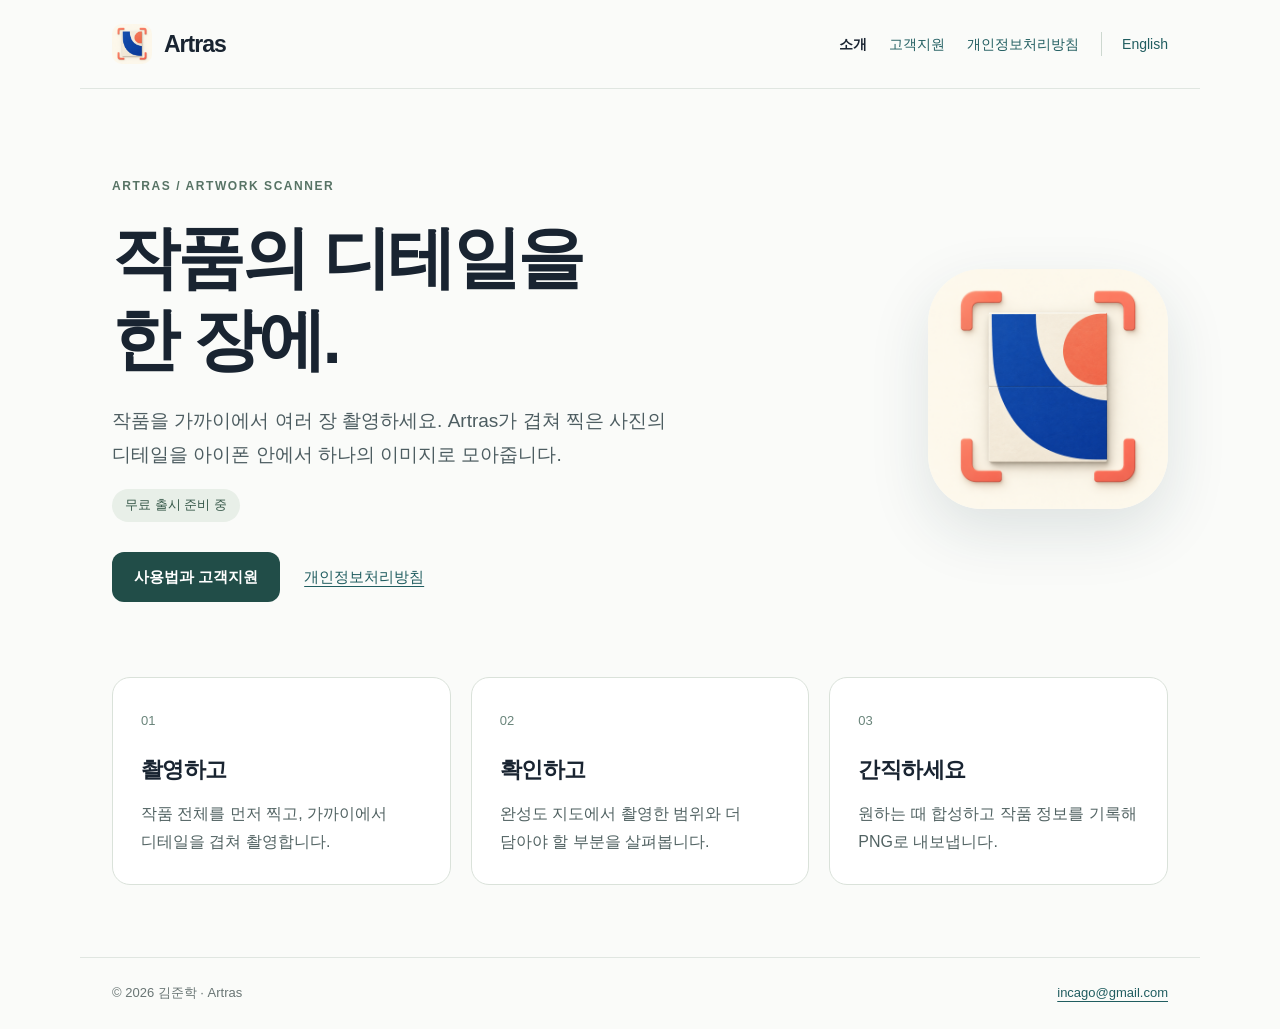
<file: index.html>
<!doctype html>
<html lang="ko"><head><meta charset="utf-8"><meta name="viewport" content="width=device-width,initial-scale=1"><meta name="color-scheme" content="light"><title>작품의 디테일을 한 장에 · Artras</title><meta name="description" content="Artras 작품 스캔 앱 소개, 고객지원 및 개인정보처리방침."><link rel="canonical" href="https://incago.github.io/artras-site/"><link rel="icon" href="./assets/artras.png"><link rel="stylesheet" href="./assets/site.css"></head>
<body><a class="skip" href="#main">본문 바로가기</a><header><a class="brand" href="./"><img src="./assets/artras.png" width="40" height="40" alt="">Artras</a><nav aria-label="주 메뉴"><a href="./" aria-current="page">소개</a><a href="./support/">고객지원</a><a href="./privacy/">개인정보처리방침</a><a class="language" href="./en/" lang="en">English</a></nav></header><main id="main"><section class="hero"><div><p class="eyebrow">ARTRAS / ARTWORK SCANNER</p><h1>작품의 디테일을<br>한 장에.</h1><p class="intro">작품을 가까이에서 여러 장 촬영하세요. Artras가 겹쳐 찍은 사진의 디테일을 아이폰 안에서 하나의 이미지로 모아줍니다.</p><p class="badge">무료 출시 준비 중</p><div class="actions"><a class="button" href="support/">사용법과 고객지원</a><a href="privacy/">개인정보처리방침</a></div></div><img class="hero-icon" src="./assets/artras.png" width="240" height="240" alt="Artras"></section><section class="cards"><article><span>01</span><h2>촬영하고</h2><p>작품 전체를 먼저 찍고, 가까이에서 디테일을 겹쳐 촬영합니다.</p></article><article><span>02</span><h2>확인하고</h2><p>완성도 지도에서 촬영한 범위와 더 담아야 할 부분을 살펴봅니다.</p></article><article><span>03</span><h2>간직하세요</h2><p>원하는 때 합성하고 작품 정보를 기록해 PNG로 내보냅니다.</p></article></section></main><footer><span>© 2026 김준학 · Artras</span><a href="mailto:incago@gmail.com">incago@gmail.com</a></footer></body></html>
</file>
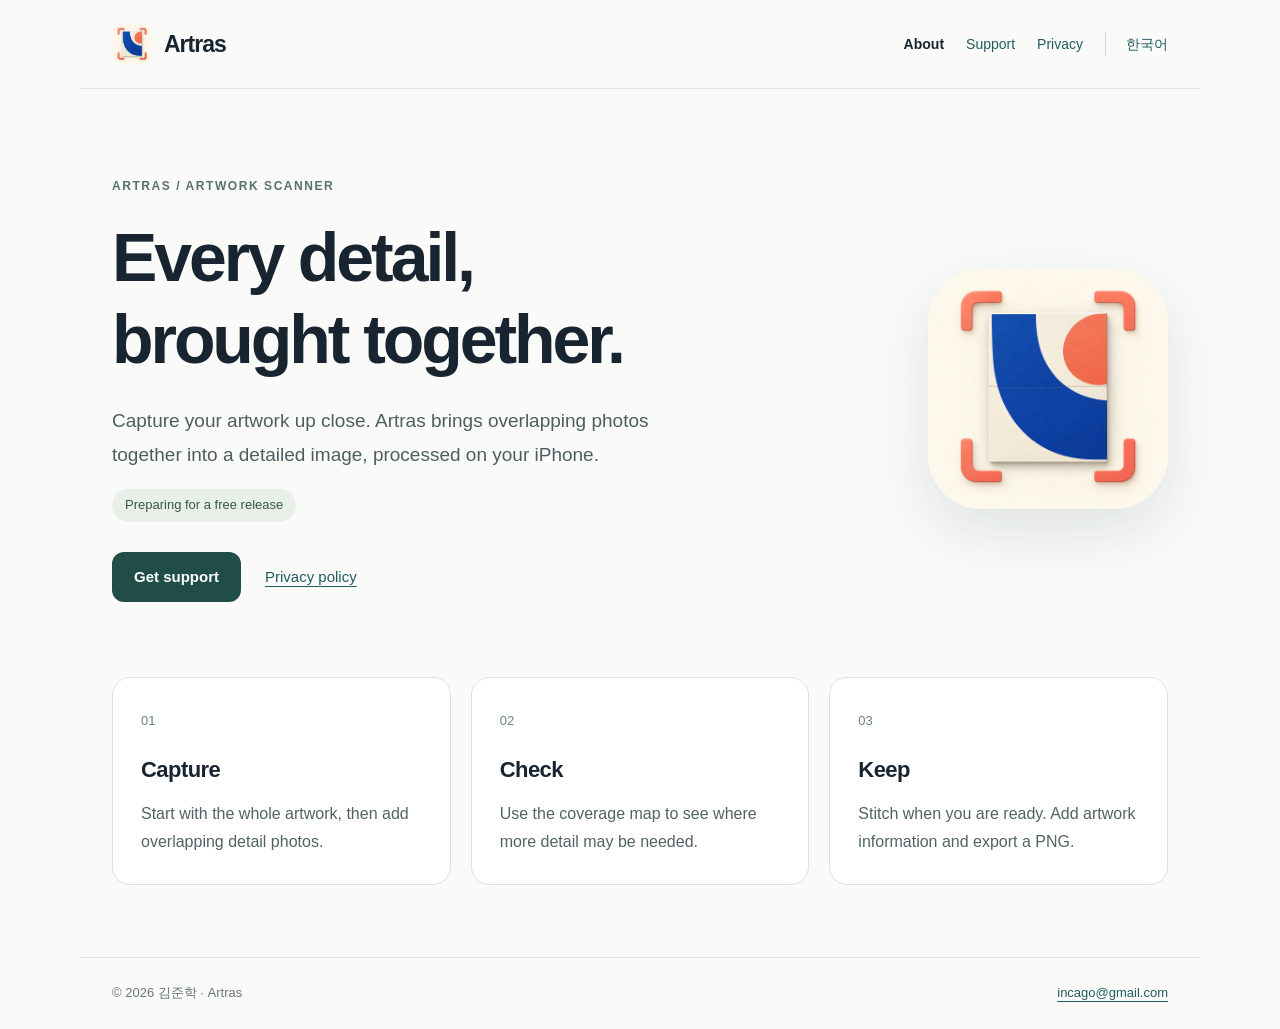
<file: en/index.html>
<!doctype html>
<html lang="en"><head><meta charset="utf-8"><meta name="viewport" content="width=device-width,initial-scale=1"><meta name="color-scheme" content="light"><title>Every detail, brought together · Artras</title><meta name="description" content="Artras: artwork scanning, support and privacy information."><link rel="canonical" href="https://incago.github.io/artras-site/en/"><link rel="icon" href="../assets/artras.png"><link rel="stylesheet" href="../assets/site.css"></head>
<body><a class="skip" href="#main">Skip to content</a><header><a class="brand" href="../en/"><img src="../assets/artras.png" width="40" height="40" alt="">Artras</a><nav aria-label="Main navigation"><a href="../en/" aria-current="page">About</a><a href="../en/support/">Support</a><a href="../en/privacy/">Privacy</a><a class="language" href="../" lang="ko">한국어</a></nav></header><main id="main"><section class="hero"><div><p class="eyebrow">ARTRAS / ARTWORK SCANNER</p><h1>Every detail,<br>brought together.</h1><p class="intro">Capture your artwork up close. Artras brings overlapping photos together into a detailed image, processed on your iPhone.</p><p class="badge">Preparing for a free release</p><div class="actions"><a class="button" href="support/">Get support</a><a href="privacy/">Privacy policy</a></div></div><img class="hero-icon" src="../assets/artras.png" width="240" height="240" alt="Artras"></section><section class="cards"><article><span>01</span><h2>Capture</h2><p>Start with the whole artwork, then add overlapping detail photos.</p></article><article><span>02</span><h2>Check</h2><p>Use the coverage map to see where more detail may be needed.</p></article><article><span>03</span><h2>Keep</h2><p>Stitch when you are ready. Add artwork information and export a PNG.</p></article></section></main><footer><span>© 2026 김준학 · Artras</span><a href="mailto:incago@gmail.com">incago@gmail.com</a></footer></body></html>
</file>
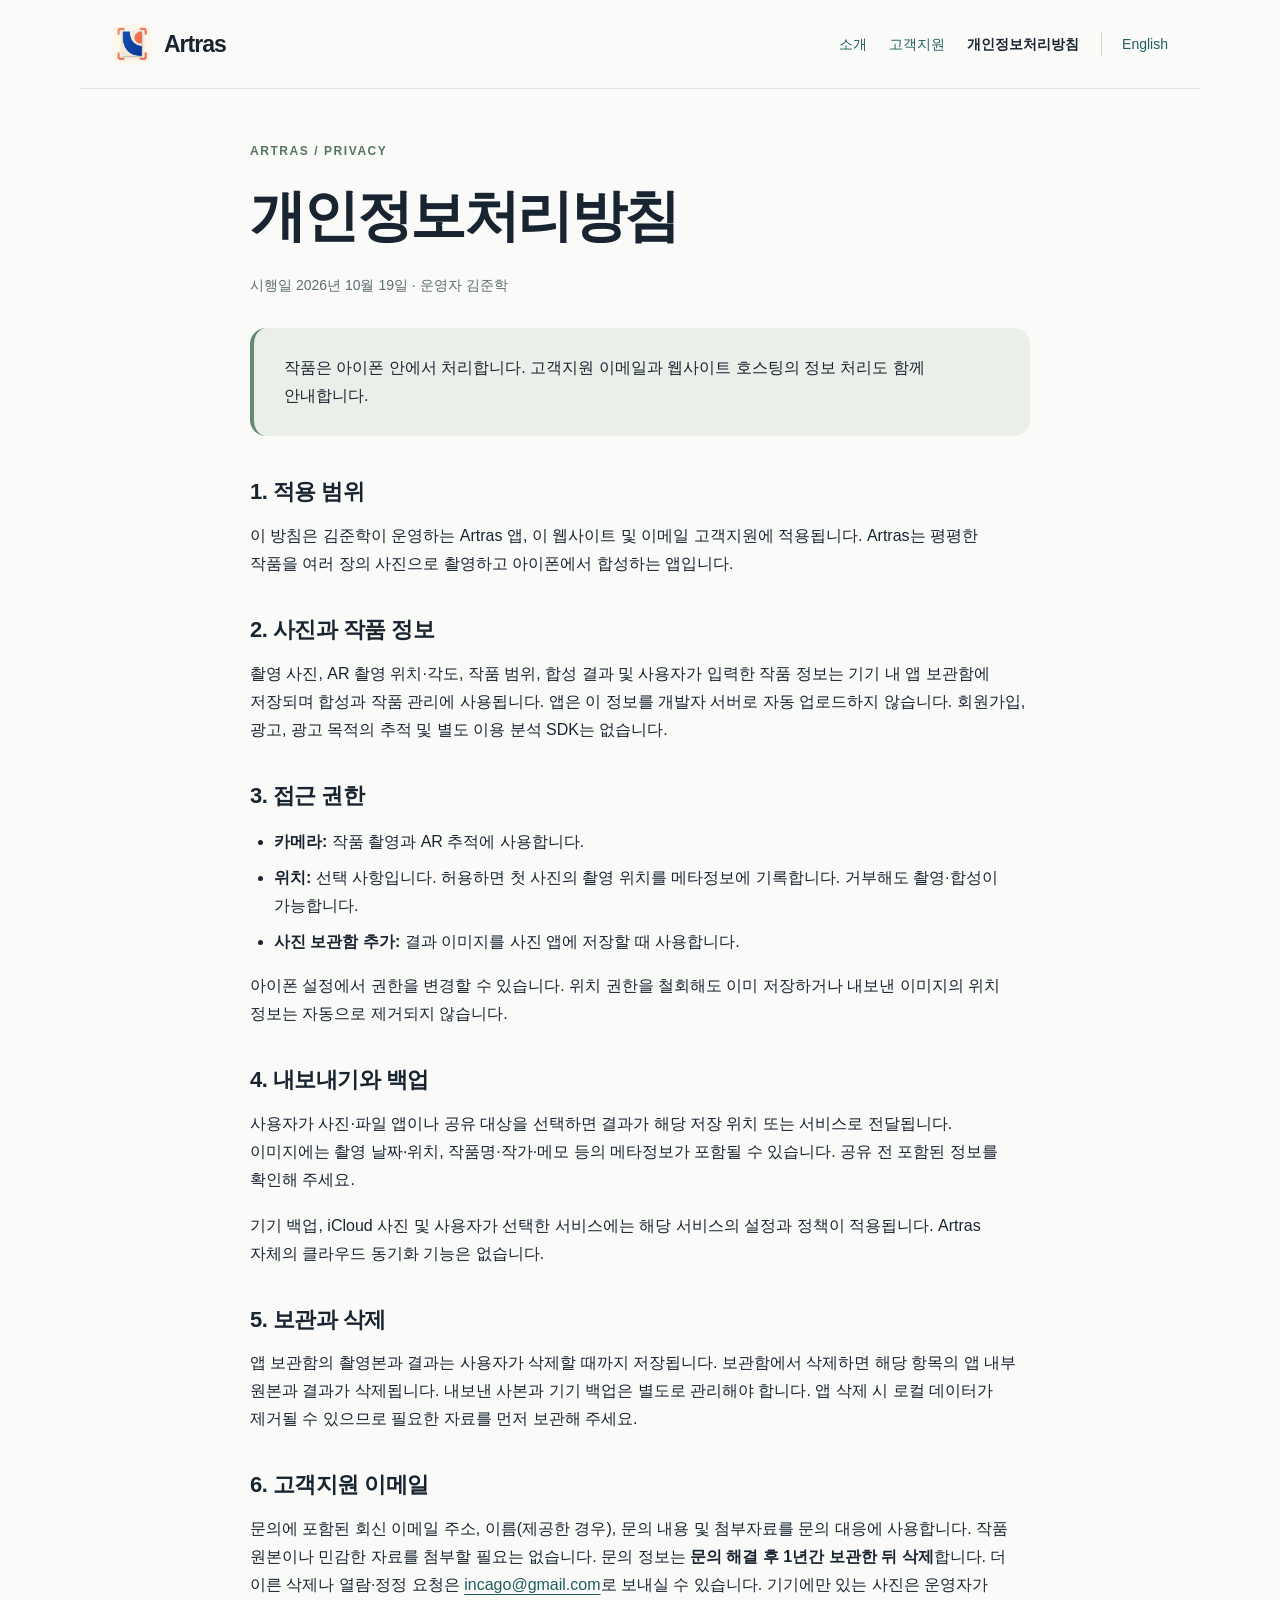
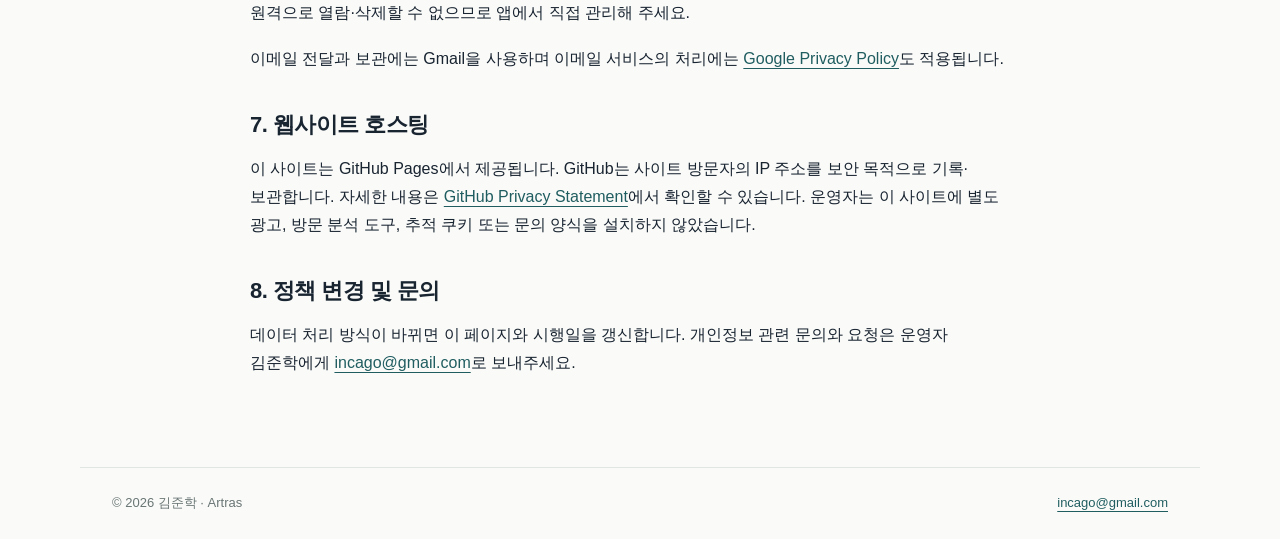
<file: privacy/index.html>
<!doctype html>
<html lang="ko"><head><meta charset="utf-8"><meta name="viewport" content="width=device-width,initial-scale=1"><meta name="color-scheme" content="light"><title>개인정보처리방침 · Artras</title><meta name="description" content="Artras 작품 스캔 앱 소개, 고객지원 및 개인정보처리방침."><link rel="canonical" href="https://incago.github.io/artras-site/privacy/"><link rel="icon" href="../assets/artras.png"><link rel="stylesheet" href="../assets/site.css"></head>
<body><a class="skip" href="#main">본문 바로가기</a><header><a class="brand" href="../"><img src="../assets/artras.png" width="40" height="40" alt="">Artras</a><nav aria-label="주 메뉴"><a href="../">소개</a><a href="../support/">고객지원</a><a href="../privacy/" aria-current="page">개인정보처리방침</a><a class="language" href="../en/privacy/" lang="en">English</a></nav></header><main id="main"><article class="document"><p class="eyebrow">ARTRAS / PRIVACY</p><h1>개인정보처리방침</h1><p class="meta">시행일 2026년 10월 19일 · 운영자 김준학</p><div class="summary">작품은 아이폰 안에서 처리합니다. 고객지원 이메일과 웹사이트 호스팅의 정보 처리도 함께 안내합니다.</div><section><h2>1. 적용 범위</h2><p>이 방침은 김준학이 운영하는 Artras 앱, 이 웹사이트 및 이메일 고객지원에 적용됩니다. Artras는 평평한 작품을 여러 장의 사진으로 촬영하고 아이폰에서 합성하는 앱입니다.</p></section><section><h2>2. 사진과 작품 정보</h2><p>촬영 사진, AR 촬영 위치·각도, 작품 범위, 합성 결과 및 사용자가 입력한 작품 정보는 기기 내 앱 보관함에 저장되며 합성과 작품 관리에 사용됩니다. 앱은 이 정보를 개발자 서버로 자동 업로드하지 않습니다. 회원가입, 광고, 광고 목적의 추적 및 별도 이용 분석 SDK는 없습니다.</p></section><section><h2>3. 접근 권한</h2><ul><li><strong>카메라:</strong> 작품 촬영과 AR 추적에 사용합니다.</li><li><strong>위치:</strong> 선택 사항입니다. 허용하면 첫 사진의 촬영 위치를 메타정보에 기록합니다. 거부해도 촬영·합성이 가능합니다.</li><li><strong>사진 보관함 추가:</strong> 결과 이미지를 사진 앱에 저장할 때 사용합니다.</li></ul><p>아이폰 설정에서 권한을 변경할 수 있습니다. 위치 권한을 철회해도 이미 저장하거나 내보낸 이미지의 위치 정보는 자동으로 제거되지 않습니다.</p></section><section><h2>4. 내보내기와 백업</h2><p>사용자가 사진·파일 앱이나 공유 대상을 선택하면 결과가 해당 저장 위치 또는 서비스로 전달됩니다. 이미지에는 촬영 날짜·위치, 작품명·작가·메모 등의 메타정보가 포함될 수 있습니다. 공유 전 포함된 정보를 확인해 주세요.</p><p>기기 백업, iCloud 사진 및 사용자가 선택한 서비스에는 해당 서비스의 설정과 정책이 적용됩니다. Artras 자체의 클라우드 동기화 기능은 없습니다.</p></section><section><h2>5. 보관과 삭제</h2><p>앱 보관함의 촬영본과 결과는 사용자가 삭제할 때까지 저장됩니다. 보관함에서 삭제하면 해당 항목의 앱 내부 원본과 결과가 삭제됩니다. 내보낸 사본과 기기 백업은 별도로 관리해야 합니다. 앱 삭제 시 로컬 데이터가 제거될 수 있으므로 필요한 자료를 먼저 보관해 주세요.</p></section><section><h2>6. 고객지원 이메일</h2><p>문의에 포함된 회신 이메일 주소, 이름(제공한 경우), 문의 내용 및 첨부자료를 문의 대응에 사용합니다. 작품 원본이나 민감한 자료를 첨부할 필요는 없습니다. 문의 정보는 <strong>문의 해결 후 1년간 보관한 뒤 삭제</strong>합니다. 더 이른 삭제나 열람·정정 요청은 <a href="mailto:incago@gmail.com">incago@gmail.com</a>로 보내실 수 있습니다. 기기에만 있는 사진은 운영자가 원격으로 열람·삭제할 수 없으므로 앱에서 직접 관리해 주세요.</p><p>이메일 전달과 보관에는 Gmail을 사용하며 이메일 서비스의 처리에는 <a href="https://policies.google.com/privacy">Google Privacy Policy</a>도 적용됩니다.</p></section><section><h2>7. 웹사이트 호스팅</h2><p>이 사이트는 GitHub Pages에서 제공됩니다. GitHub는 사이트 방문자의 IP 주소를 보안 목적으로 기록·보관합니다. 자세한 내용은 <a href="https://docs.github.com/en/site-policy/privacy-policies/github-general-privacy-statement">GitHub Privacy Statement</a>에서 확인할 수 있습니다. 운영자는 이 사이트에 별도 광고, 방문 분석 도구, 추적 쿠키 또는 문의 양식을 설치하지 않았습니다.</p></section><section><h2>8. 정책 변경 및 문의</h2><p>데이터 처리 방식이 바뀌면 이 페이지와 시행일을 갱신합니다. 개인정보 관련 문의와 요청은 운영자 김준학에게 <a href="mailto:incago@gmail.com">incago@gmail.com</a>로 보내주세요.</p></section></article></main><footer><span>© 2026 김준학 · Artras</span><a href="mailto:incago@gmail.com">incago@gmail.com</a></footer></body></html>
</file>
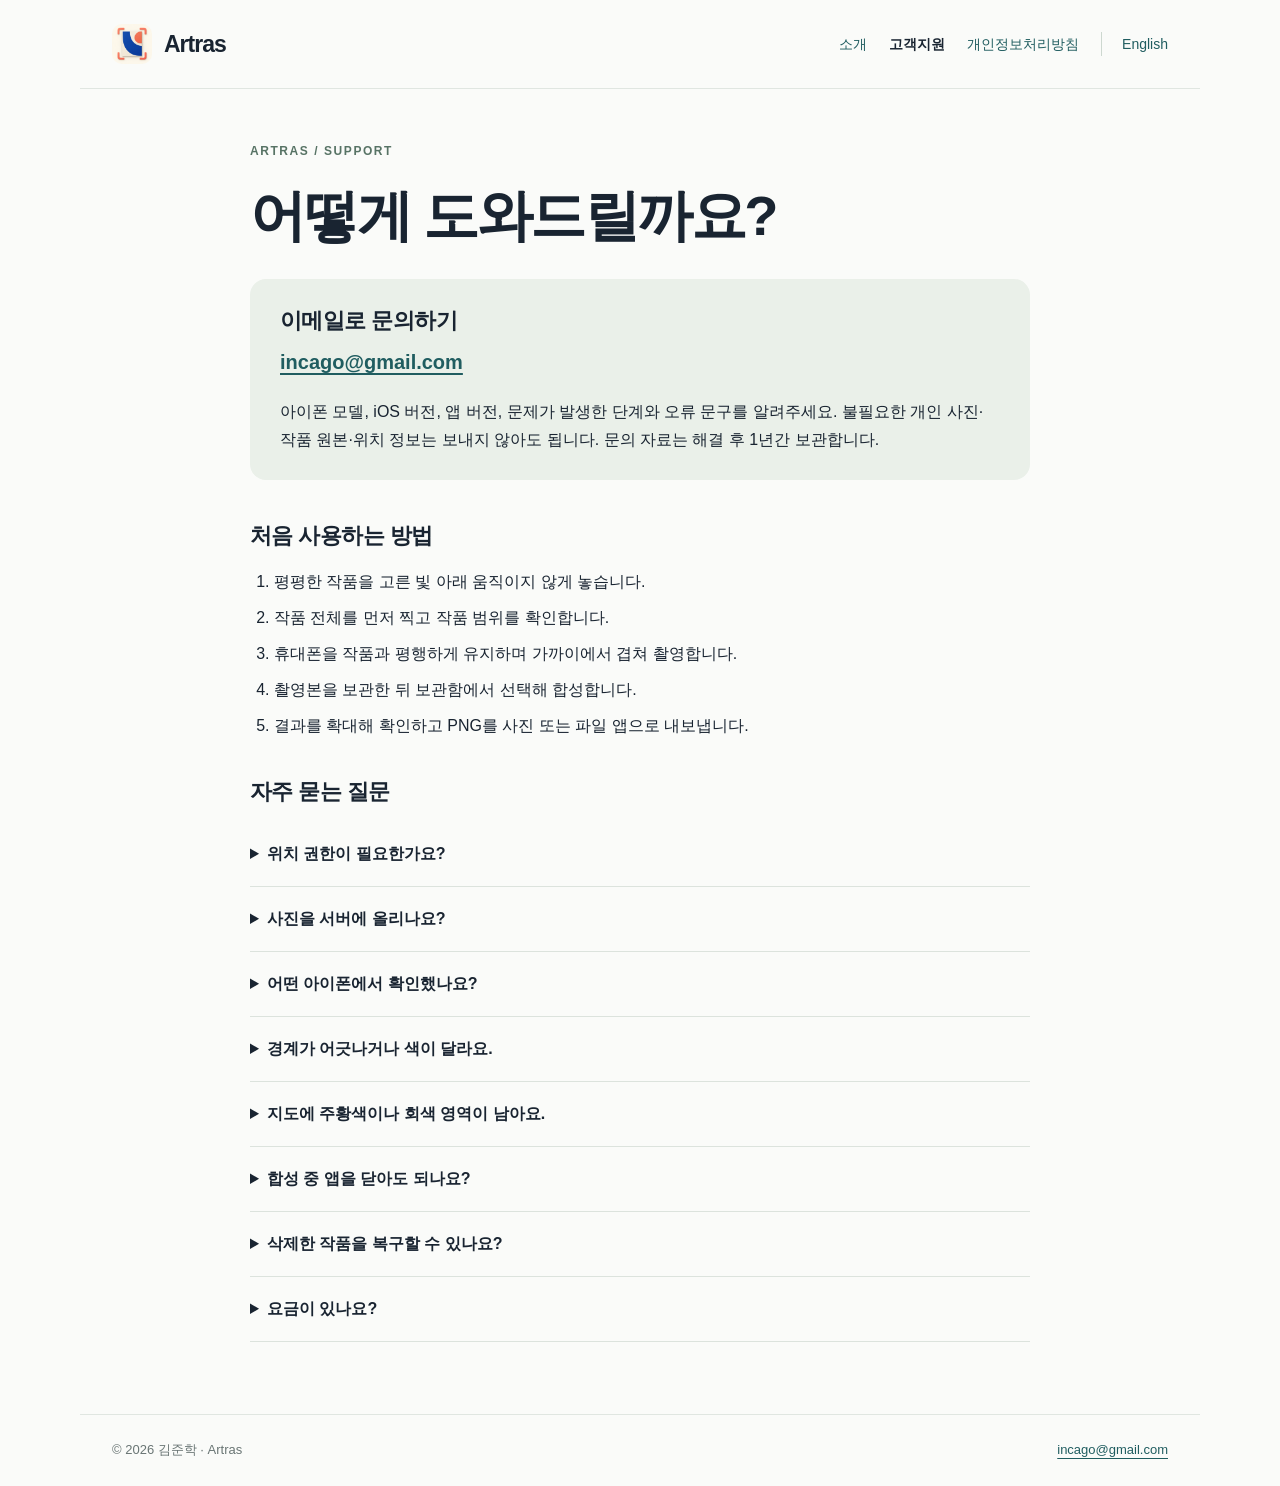
<file: support/index.html>
<!doctype html>
<html lang="ko"><head><meta charset="utf-8"><meta name="viewport" content="width=device-width,initial-scale=1"><meta name="color-scheme" content="light"><title>고객지원 · Artras</title><meta name="description" content="Artras 작품 스캔 앱 소개, 고객지원 및 개인정보처리방침."><link rel="canonical" href="https://incago.github.io/artras-site/support/"><link rel="icon" href="../assets/artras.png"><link rel="stylesheet" href="../assets/site.css"></head>
<body><a class="skip" href="#main">본문 바로가기</a><header><a class="brand" href="../"><img src="../assets/artras.png" width="40" height="40" alt="">Artras</a><nav aria-label="주 메뉴"><a href="../">소개</a><a href="../support/" aria-current="page">고객지원</a><a href="../privacy/">개인정보처리방침</a><a class="language" href="../en/support/" lang="en">English</a></nav></header><main id="main"><article class="document"><p class="eyebrow">ARTRAS / SUPPORT</p><h1>어떻게 도와드릴까요?</h1><div class="contact"><h2>이메일로 문의하기</h2><p><a href="mailto:incago@gmail.com">incago@gmail.com</a></p><p>아이폰 모델, iOS 버전, 앱 버전, 문제가 발생한 단계와 오류 문구를 알려주세요. 불필요한 개인 사진·작품 원본·위치 정보는 보내지 않아도 됩니다. 문의 자료는 해결 후 1년간 보관합니다.</p></div><section><h2>처음 사용하는 방법</h2><ol><li>평평한 작품을 고른 빛 아래 움직이지 않게 놓습니다.</li><li>작품 전체를 먼저 찍고 작품 범위를 확인합니다.</li><li>휴대폰을 작품과 평행하게 유지하며 가까이에서 겹쳐 촬영합니다.</li><li>촬영본을 보관한 뒤 보관함에서 선택해 합성합니다.</li><li>결과를 확대해 확인하고 PNG를 사진 또는 파일 앱으로 내보냅니다.</li></ol></section><section><h2>자주 묻는 질문</h2><details><summary>위치 권한이 필요한가요?</summary><p>선택 사항입니다. 허용하지 않아도 촬영과 합성을 할 수 있습니다. 허용한 촬영의 위치는 내보낸 이미지에도 포함될 수 있습니다.</p></details><details><summary>사진을 서버에 올리나요?</summary><p>합성은 아이폰에서 처리하며 개발자 서버로 자동 업로드하지 않습니다. 사진 앱 저장, 공유, 기기 백업에는 사용자가 선택한 서비스 설정이 적용됩니다.</p></details><details><summary>어떤 아이폰에서 확인했나요?</summary><p>현재 실기기 검증 기준은 iPhone 16 Plus입니다. 다른 모델은 출시 시점의 지원 안내와 App Store 호환 정보를 확인해 주세요.</p></details><details><summary>경계가 어긋나거나 색이 달라요.</summary><p>평평하고 움직이지 않는 작품을 고른 빛에서 촬영해 주세요. 반사, 그림자, 반복 무늬와 굴곡은 결과에 영향을 줍니다. 일부가 겹치도록 촬영하고 합성 결과를 확대해 확인하세요.</p></details><details><summary>지도에 주황색이나 회색 영역이 남아요.</summary><p>주황색은 디테일을 추가 확인해야 하는 영역을 나타낼 수 있습니다. 회색은 촬영됐지만 선명도를 확신하기 어려운 영역입니다. 빛, 흔들림, 거리와 겹침을 확인해 주세요.</p></details><details><summary>합성 중 앱을 닫아도 되나요?</summary><p>합성 중에는 앱을 열어 두세요. 중단되면 보관함에서 다시 합성할 수 있습니다. 중단 지점부터 이어서 합성하는 기능은 지원하지 않습니다.</p></details><details><summary>삭제한 작품을 복구할 수 있나요?</summary><p>앱 보관함에서 삭제한 항목은 내부 원본도 함께 삭제되며 되돌리기 기능이 없습니다. 내보낸 결과 이미지는 원본·AR 정보 전체를 담은 프로젝트 백업과 다릅니다.</p></details><details><summary>요금이 있나요?</summary><p>현재 광고·인앱결제·구독 없이 무료 출시를 준비하고 있습니다. 아직 App Store 다운로드 링크는 제공하지 않습니다.</p></details></section></article></main><footer><span>© 2026 김준학 · Artras</span><a href="mailto:incago@gmail.com">incago@gmail.com</a></footer></body></html>
</file>
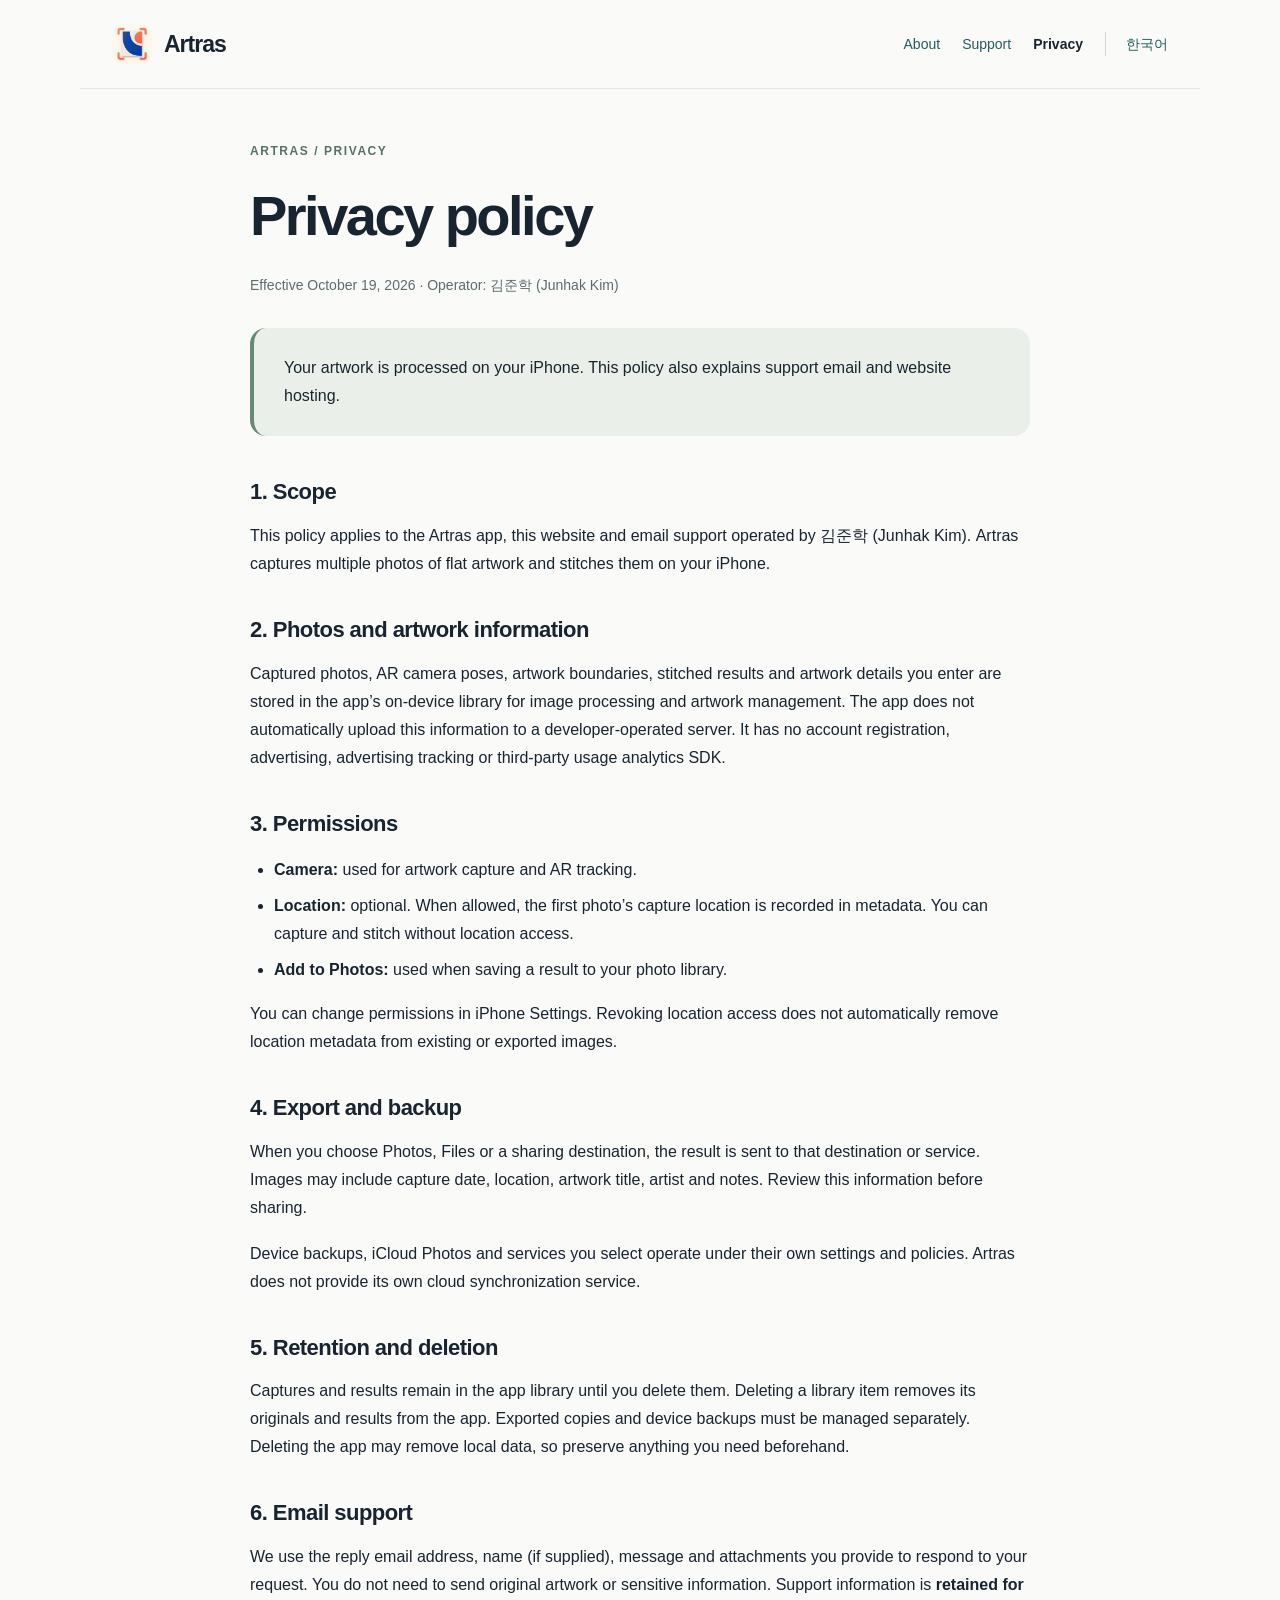
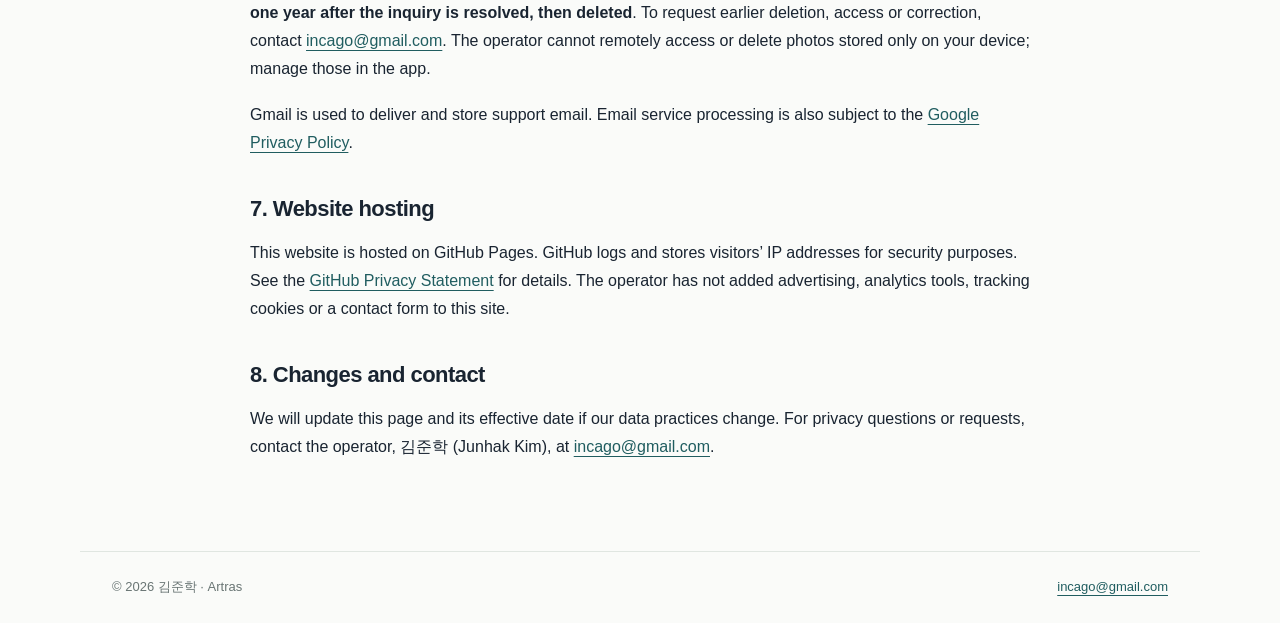
<file: en/privacy/index.html>
<!doctype html>
<html lang="en"><head><meta charset="utf-8"><meta name="viewport" content="width=device-width,initial-scale=1"><meta name="color-scheme" content="light"><title>Privacy policy · Artras</title><meta name="description" content="Artras: artwork scanning, support and privacy information."><link rel="canonical" href="https://incago.github.io/artras-site/en/privacy/"><link rel="icon" href="../../assets/artras.png"><link rel="stylesheet" href="../../assets/site.css"></head>
<body><a class="skip" href="#main">Skip to content</a><header><a class="brand" href="../../en/"><img src="../../assets/artras.png" width="40" height="40" alt="">Artras</a><nav aria-label="Main navigation"><a href="../../en/">About</a><a href="../../en/support/">Support</a><a href="../../en/privacy/" aria-current="page">Privacy</a><a class="language" href="../../privacy/" lang="ko">한국어</a></nav></header><main id="main"><article class="document"><p class="eyebrow">ARTRAS / PRIVACY</p><h1>Privacy policy</h1><p class="meta">Effective October 19, 2026 · Operator: 김준학 (Junhak Kim)</p><div class="summary">Your artwork is processed on your iPhone. This policy also explains support email and website hosting.</div><section><h2>1. Scope</h2><p>This policy applies to the Artras app, this website and email support operated by 김준학 (Junhak Kim). Artras captures multiple photos of flat artwork and stitches them on your iPhone.</p></section><section><h2>2. Photos and artwork information</h2><p>Captured photos, AR camera poses, artwork boundaries, stitched results and artwork details you enter are stored in the app’s on-device library for image processing and artwork management. The app does not automatically upload this information to a developer-operated server. It has no account registration, advertising, advertising tracking or third-party usage analytics SDK.</p></section><section><h2>3. Permissions</h2><ul><li><strong>Camera:</strong> used for artwork capture and AR tracking.</li><li><strong>Location:</strong> optional. When allowed, the first photo’s capture location is recorded in metadata. You can capture and stitch without location access.</li><li><strong>Add to Photos:</strong> used when saving a result to your photo library.</li></ul><p>You can change permissions in iPhone Settings. Revoking location access does not automatically remove location metadata from existing or exported images.</p></section><section><h2>4. Export and backup</h2><p>When you choose Photos, Files or a sharing destination, the result is sent to that destination or service. Images may include capture date, location, artwork title, artist and notes. Review this information before sharing.</p><p>Device backups, iCloud Photos and services you select operate under their own settings and policies. Artras does not provide its own cloud synchronization service.</p></section><section><h2>5. Retention and deletion</h2><p>Captures and results remain in the app library until you delete them. Deleting a library item removes its originals and results from the app. Exported copies and device backups must be managed separately. Deleting the app may remove local data, so preserve anything you need beforehand.</p></section><section><h2>6. Email support</h2><p>We use the reply email address, name (if supplied), message and attachments you provide to respond to your request. You do not need to send original artwork or sensitive information. Support information is <strong>retained for one year after the inquiry is resolved, then deleted</strong>. To request earlier deletion, access or correction, contact <a href="mailto:incago@gmail.com">incago@gmail.com</a>. The operator cannot remotely access or delete photos stored only on your device; manage those in the app.</p><p>Gmail is used to deliver and store support email. Email service processing is also subject to the <a href="https://policies.google.com/privacy">Google Privacy Policy</a>.</p></section><section><h2>7. Website hosting</h2><p>This website is hosted on GitHub Pages. GitHub logs and stores visitors’ IP addresses for security purposes. See the <a href="https://docs.github.com/en/site-policy/privacy-policies/github-general-privacy-statement">GitHub Privacy Statement</a> for details. The operator has not added advertising, analytics tools, tracking cookies or a contact form to this site.</p></section><section><h2>8. Changes and contact</h2><p>We will update this page and its effective date if our data practices change. For privacy questions or requests, contact the operator, 김준학 (Junhak Kim), at <a href="mailto:incago@gmail.com">incago@gmail.com</a>.</p></section></article></main><footer><span>© 2026 김준학 · Artras</span><a href="mailto:incago@gmail.com">incago@gmail.com</a></footer></body></html>
</file>
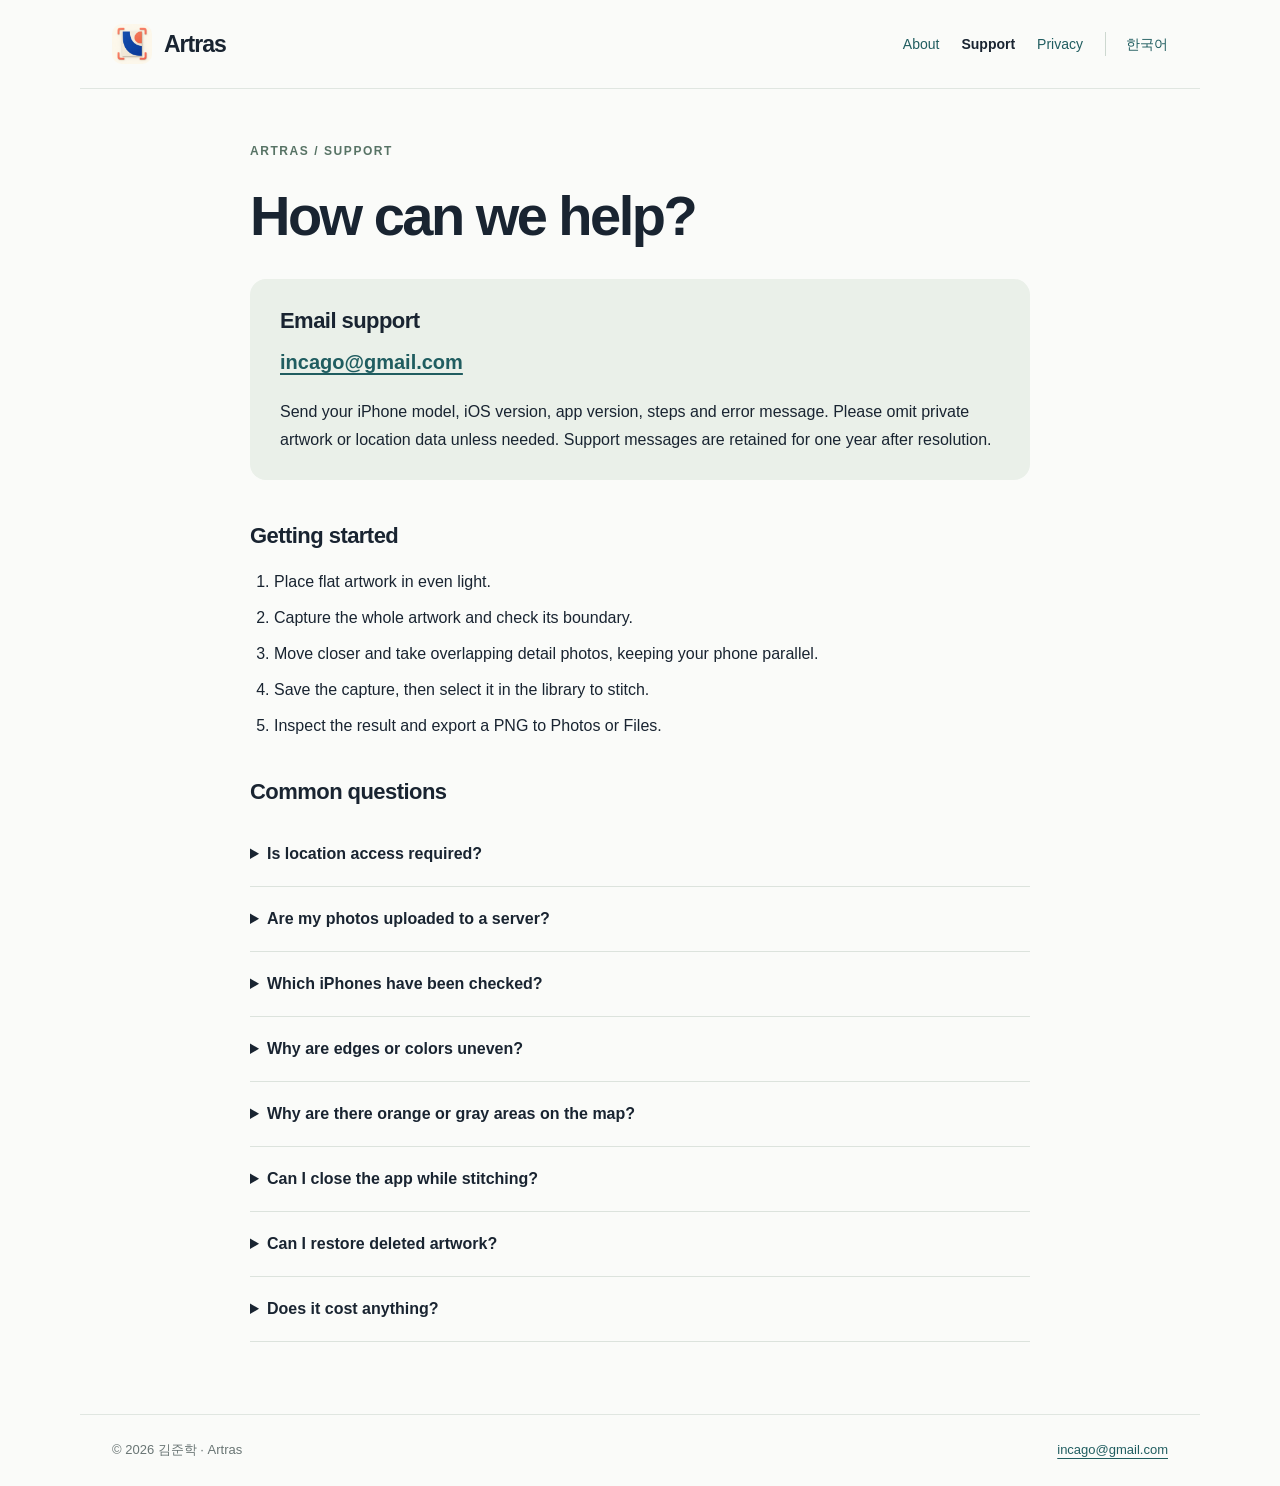
<file: en/support/index.html>
<!doctype html>
<html lang="en"><head><meta charset="utf-8"><meta name="viewport" content="width=device-width,initial-scale=1"><meta name="color-scheme" content="light"><title>Support · Artras</title><meta name="description" content="Artras: artwork scanning, support and privacy information."><link rel="canonical" href="https://incago.github.io/artras-site/en/support/"><link rel="icon" href="../../assets/artras.png"><link rel="stylesheet" href="../../assets/site.css"></head>
<body><a class="skip" href="#main">Skip to content</a><header><a class="brand" href="../../en/"><img src="../../assets/artras.png" width="40" height="40" alt="">Artras</a><nav aria-label="Main navigation"><a href="../../en/">About</a><a href="../../en/support/" aria-current="page">Support</a><a href="../../en/privacy/">Privacy</a><a class="language" href="../../support/" lang="ko">한국어</a></nav></header><main id="main"><article class="document"><p class="eyebrow">ARTRAS / SUPPORT</p><h1>How can we help?</h1><div class="contact"><h2>Email support</h2><p><a href="mailto:incago@gmail.com">incago@gmail.com</a></p><p>Send your iPhone model, iOS version, app version, steps and error message. Please omit private artwork or location data unless needed. Support messages are retained for one year after resolution.</p></div><section><h2>Getting started</h2><ol><li>Place flat artwork in even light.</li><li>Capture the whole artwork and check its boundary.</li><li>Move closer and take overlapping detail photos, keeping your phone parallel.</li><li>Save the capture, then select it in the library to stitch.</li><li>Inspect the result and export a PNG to Photos or Files.</li></ol></section><section><h2>Common questions</h2><details><summary>Is location access required?</summary><p>No. You can capture and stitch without location access. If allowed, the capture location may be included in exported image metadata.</p></details><details><summary>Are my photos uploaded to a server?</summary><p>Stitching happens on your iPhone. The app does not automatically upload artwork to a developer-operated server. Saving, sharing and device backup follow the settings of the services you choose.</p></details><details><summary>Which iPhones have been checked?</summary><p>Current physical-device validation is based on iPhone 16 Plus. Check the release support information and App Store compatibility for other models.</p></details><details><summary>Why are edges or colors uneven?</summary><p>Capture flat, stationary artwork in even light. Reflections, shadows, repeating patterns and curved surfaces can affect results. Overlap detail photos and inspect the stitched image at full size.</p></details><details><summary>Why are there orange or gray areas on the map?</summary><p>Orange can indicate areas needing closer detail inspection. Gray can indicate captured areas whose sharpness cannot be confidently assessed. Check light, movement, distance and overlap.</p></details><details><summary>Can I close the app while stitching?</summary><p>Keep the app open during processing. If interrupted, you can start stitching again from the library. Resuming from a saved processing checkpoint is not supported.</p></details><details><summary>Can I restore deleted artwork?</summary><p>Deleting a library item also deletes its local originals. There is no undo. An exported result image is not a full project backup of source photos and AR data.</p></details><details><summary>Does it cost anything?</summary><p>Artras is being prepared for a free release without ads, in-app purchases or subscriptions. An App Store download link is not available yet.</p></details></section></article></main><footer><span>© 2026 김준학 · Artras</span><a href="mailto:incago@gmail.com">incago@gmail.com</a></footer></body></html>
</file>
<file: assets/site.css>
*{box-sizing:border-box}html{font-family:-apple-system,BlinkMacSystemFont,"Segoe UI",sans-serif;color:#192431;background:#fafbf9;line-height:1.75;word-break:keep-all}body{margin:0}a{color:#205d60;text-underline-offset:4px}a:hover{color:#123e41}a:focus-visible,summary:focus-visible{outline:3px solid #d39019;outline-offset:5px;border-radius:3px}header,footer{max-width:1120px;margin:auto;padding:24px 32px;display:flex;align-items:center;justify-content:space-between;gap:24px}header{border-bottom:1px solid #e0e6e1}nav{display:flex;gap:22px;align-items:center;flex-wrap:wrap;font-size:14px}nav a{text-decoration:none}nav [aria-current]{font-weight:700;color:#192431}.brand{display:flex;align-items:center;gap:12px;text-decoration:none;font-size:23px;font-weight:750;letter-spacing:-1px;color:#192431}.brand img{border-radius:10px}.language{border-left:1px solid #cdd8d0;padding-left:20px}main{max-width:1120px;margin:auto;padding:52px 32px 72px}h1,h2,p{margin-top:0}h1{font-size:clamp(32px,5vw,56px);line-height:1.2;letter-spacing:-.045em;margin-bottom:24px}h2{font-size:22px;line-height:1.45;letter-spacing:-.025em;margin-bottom:14px}p{margin-bottom:18px}.eyebrow{font-size:12px;font-weight:750;letter-spacing:.13em;color:#577365;margin-bottom:20px}.hero{display:flex;align-items:center;justify-content:space-between;gap:60px;padding:35px 0 75px}.hero>div{max-width:650px}.hero h1{font-size:clamp(40px,6vw,68px)}.intro{font-size:19px;color:#4d5d61;max-width:590px}.hero-icon{border-radius:54px;box-shadow:0 22px 60px #193b3c20;flex-shrink:0}.badge{display:inline-block;font-size:13px;background:#e8efe8;padding:5px 13px;border-radius:20px;color:#365849}.actions{display:flex;align-items:center;gap:24px;flex-wrap:wrap;margin-top:12px;font-size:15px}.button{display:inline-block;background:#214d48;color:#fff;border-radius:12px;padding:12px 22px;text-decoration:none;font-weight:650}.button:hover{color:#fff;background:#163c38}.cards{display:grid;grid-template-columns:repeat(3,1fr);gap:20px}.cards article{border:1px solid #dae2da;background:#fff;border-radius:18px;padding:28px}.cards span{font-size:13px;color:#69847a}.cards h2{margin-top:20px}.cards p{color:#526363;font-size:16px;margin-bottom:0}.document{max-width:780px;margin:auto}.meta{color:#5c6c70;font-size:14px}.summary,.contact{padding:26px 30px;border-radius:16px;background:#eaf0e9;margin:30px 0 40px}.summary{border-left:4px solid #668974}.contact h2{margin-bottom:8px}.contact>p:last-child{margin-bottom:0}.contact a{font-weight:700;font-size:20px;overflow-wrap:anywhere}.document section{margin-top:36px}.document li{margin-bottom:8px}ul,ol{padding-left:24px}details{border-bottom:1px solid #dce3dd;padding:18px 0}summary{cursor:pointer;font-weight:650;padding-right:15px}details p{margin:14px 0 4px;color:#4d5d61}footer{border-top:1px solid #e0e6e1;color:#697574;font-size:13px;flex-wrap:wrap}.skip{position:absolute;top:-80px;left:16px;padding:10px;background:white;z-index:10}.skip:focus{top:10px}@media(max-width:700px){header{align-items:flex-start;flex-direction:column;gap:14px;padding:20px}nav{gap:16px;font-size:13px}.language{padding-left:16px}main{padding:36px 20px 50px}.hero{flex-direction:column-reverse;align-items:flex-start;gap:28px;padding:0 0 40px}.hero-icon{width:96px;height:96px;border-radius:24px}.intro{font-size:17px}.cards{grid-template-columns:1fr}.summary,.contact{padding:22px}.document h1{font-size:34px}.document h2{font-size:20px}footer{padding:24px 20px}}
</file>
